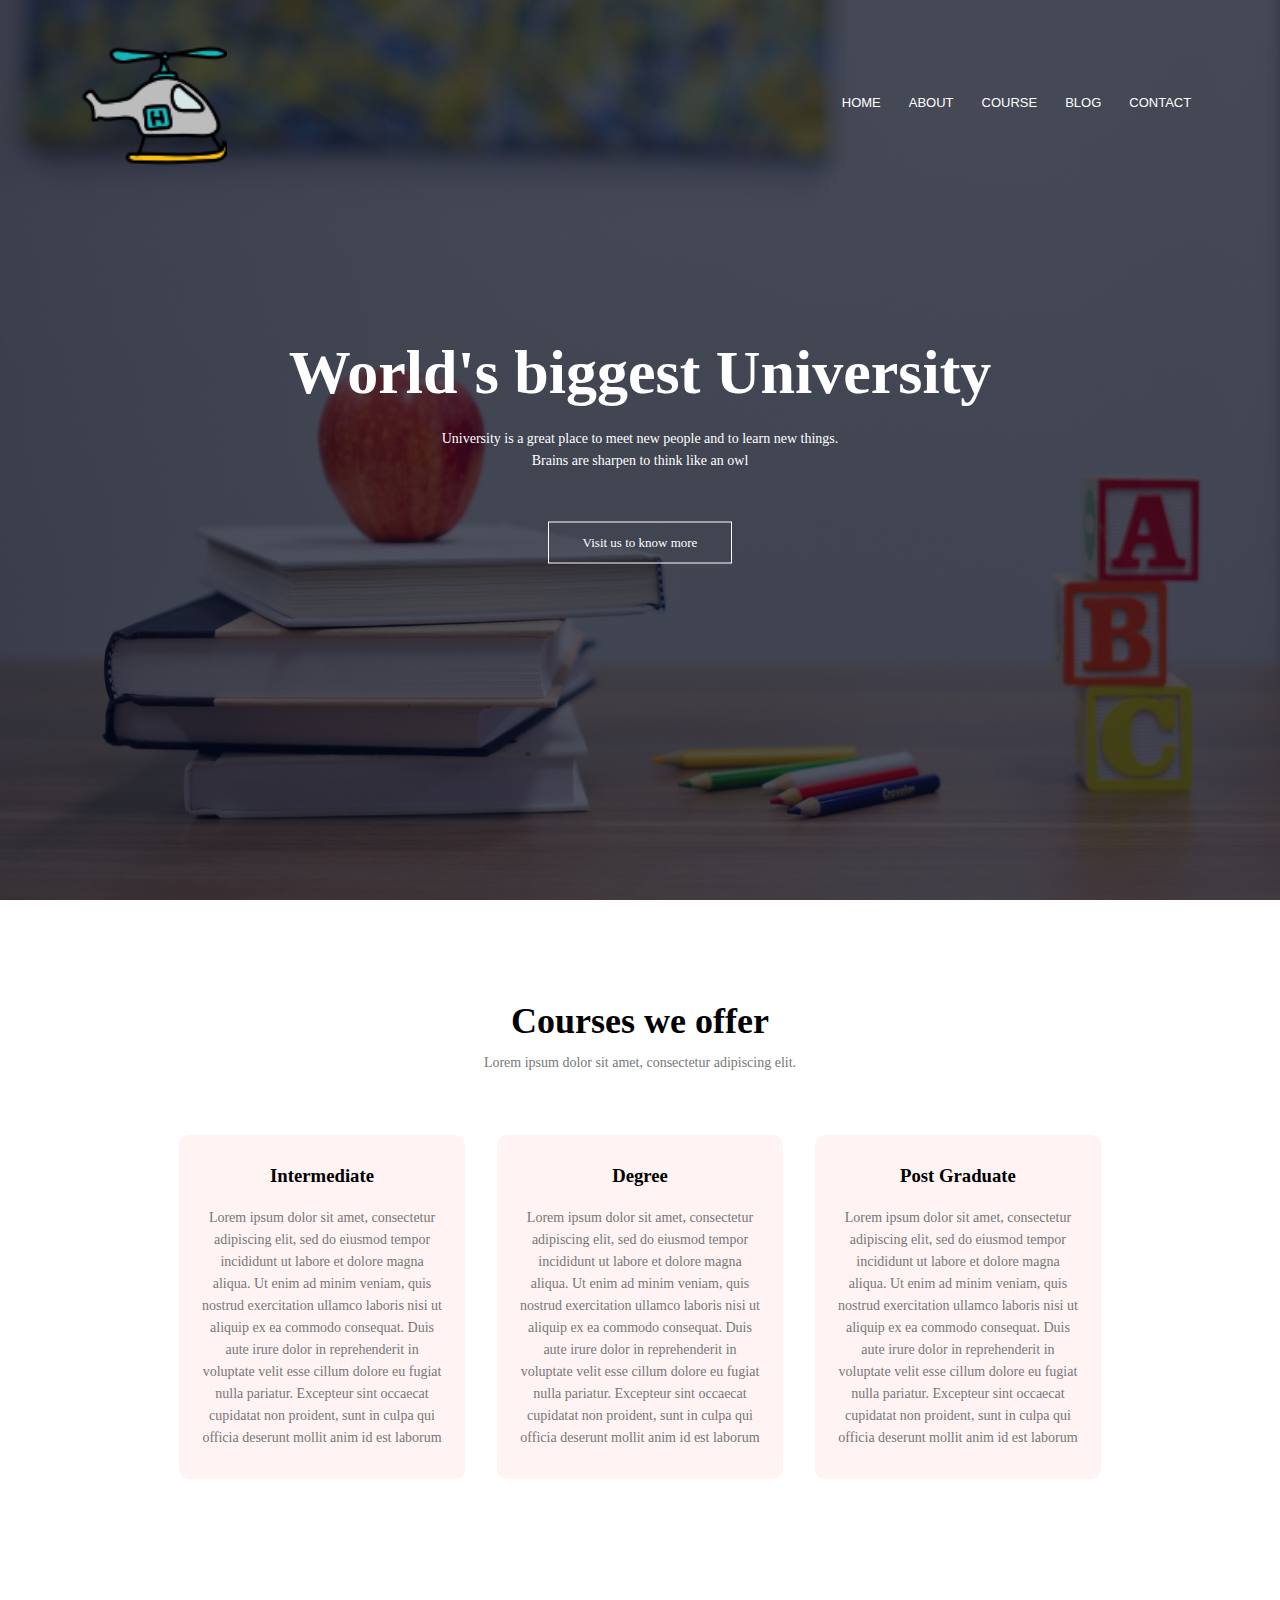
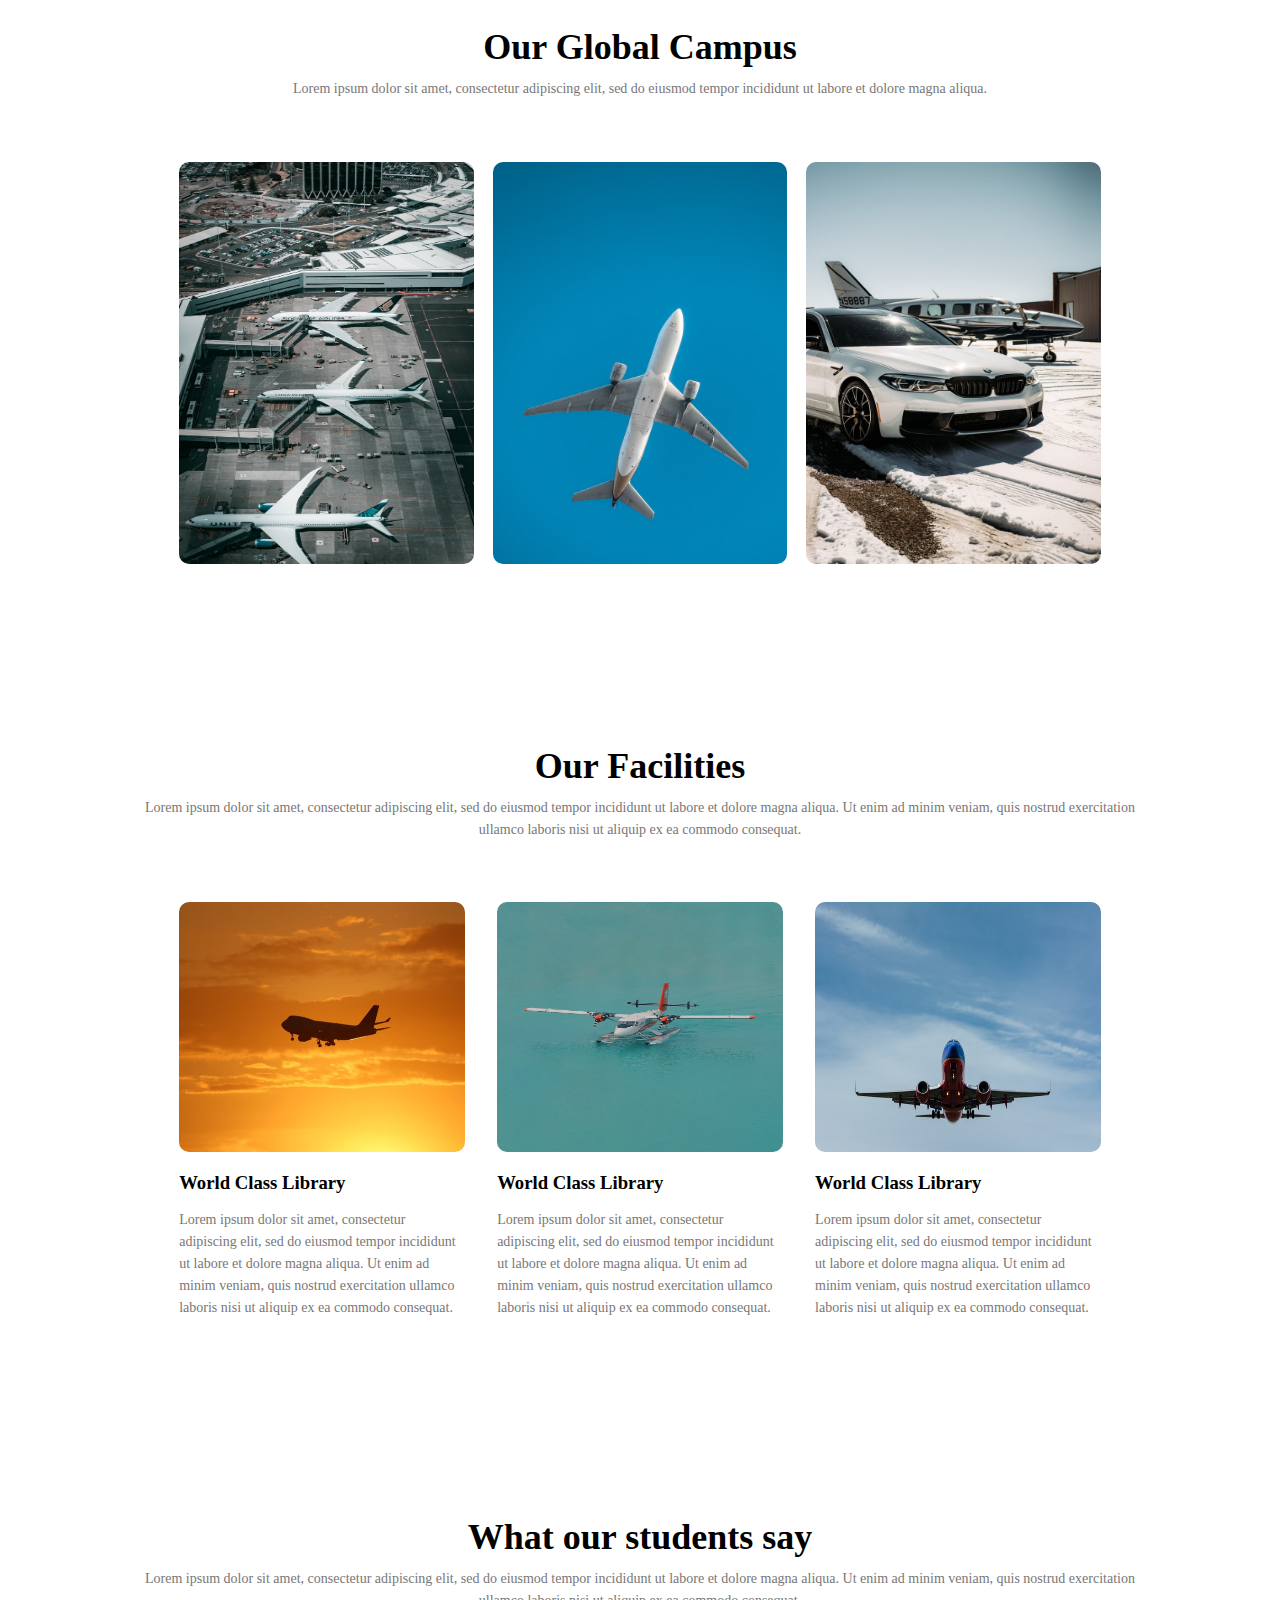
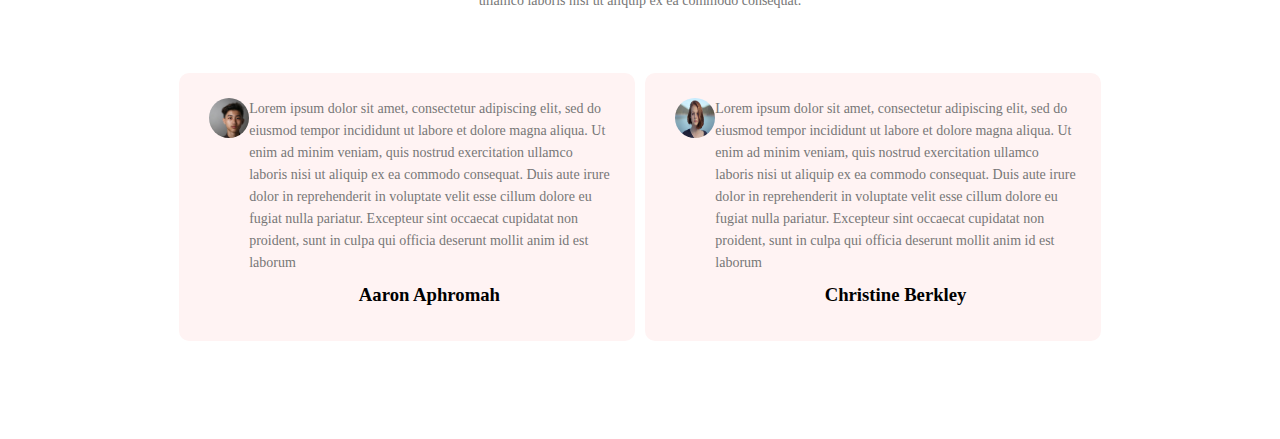
<file: webDesign/fullsite/index.html>
<!DOCTYPE html>
<html>
<head>
	<meta charset="utf-8">
	<title>University Website Design - Easy Tutorials</title>
	<link rel="stylesheet" type="text/css" href="style.css">
</head>
<body>
	<section class="header">
		<nav>
			<a href="index.html"><img src="image/logo.png" class="logopic"></a>
			<div class="navlink" id="navLinks">
				<img src="image/close.png" class="icn" onclick="hidemenu()">
				<ul>
					<li><a href="#home">HOME</a></li>
					<li><a href="#about">ABOUT</a></li>
					<li><a href="#course">COURSE</a></li>
					<li><a href="#blog">BLOG</a></li>
					<li><a href="#contact">CONTACT</a></li>
				</ul>
			</div>
			<img src="image/menu.png" class="icn" onclick="showmenu()">
		</nav>

		<div class="textbox">
			<h1>World's biggest University</h1>
			<p>University is a great place to meet new people and to learn new things. <br> Brains are sharpen to think like an owl</p>
			<a href="#" class="textboxa">Visit us to know more</a>
		</div>
		
	</section>

	<!--course-->

	<section class="course">
		<h1>Courses we offer</h1>
		<p>Lorem ipsum dolor sit amet, consectetur adipiscing elit.</p>	

		<div class="row">
			<div class="courseCol">
				<h3>Intermediate</h3>
				<p>
					Lorem ipsum dolor sit amet, consectetur adipiscing elit, sed do eiusmod tempor incididunt ut labore et dolore magna aliqua. Ut enim ad minim veniam, quis nostrud exercitation ullamco laboris nisi ut aliquip ex ea commodo consequat. Duis aute irure dolor in reprehenderit in voluptate velit esse cillum dolore eu fugiat nulla pariatur. Excepteur sint occaecat cupidatat non proident, sunt in culpa qui officia deserunt mollit anim id est laborum

				</p>
			</div>
			<div class="courseCol">
				<h3>Degree</h3>
				<p>
					Lorem ipsum dolor sit amet, consectetur adipiscing elit, sed do eiusmod tempor incididunt ut labore et dolore magna aliqua. Ut enim ad minim veniam, quis nostrud exercitation ullamco laboris nisi ut aliquip ex ea commodo consequat. Duis aute irure dolor in reprehenderit in voluptate velit esse cillum dolore eu fugiat nulla pariatur. Excepteur sint occaecat cupidatat non proident, sunt in culpa qui officia deserunt mollit anim id est laborum

				</p>
			</div>
			<div class="courseCol">
				<h3>Post Graduate</h3>
				<p>
					Lorem ipsum dolor sit amet, consectetur adipiscing elit, sed do eiusmod tempor incididunt ut labore et dolore magna aliqua. Ut enim ad minim veniam, quis nostrud exercitation ullamco laboris nisi ut aliquip ex ea commodo consequat. Duis aute irure dolor in reprehenderit in voluptate velit esse cillum dolore eu fugiat nulla pariatur. Excepteur sint occaecat cupidatat non proident, sunt in culpa qui officia deserunt mollit anim id est laborum

				</p>
			</div>
		</div>	
	</section>

<!--campus-->
<section class="campus">
	<h1>Our Global Campus</h1>
	<p>Lorem ipsum dolor sit amet, consectetur adipiscing elit, sed do eiusmod tempor incididunt ut labore et dolore magna aliqua.</p>

	<div class="row">
		<div class="campusCol">
			<img src="image/airport.jpeg">
			<div class="layer">
				<h3>LONDON</h3>
			</div>
		</div>
		<div class="campusCol">
			<img src="image/blue.jpeg">
			<div class="layer">
				<h3>NEW YORK</h3>
			</div>
		</div>
		<div class="campusCol">
			<img src="image/carplane.jpeg">
			<div class="layer">
				<h3>WASHINTON</h3>
			</div>
		</div>
	</div>
</section>

<!------------facilities---------->
<section class="facilities">
	<h1>Our Facilities</h1>
	<p>Lorem ipsum dolor sit amet, consectetur adipiscing elit, sed do eiusmod tempor incididunt ut labore et dolore magna aliqua. Ut enim ad minim veniam, quis nostrud exercitation ullamco laboris nisi ut aliquip ex ea commodo consequat.</p>

	<div class="row">
		<div class="facilitiesC">
			<img src="image/fly.jpeg">
			<h3>World Class Library</h3>
			<p>Lorem ipsum dolor sit amet, consectetur adipiscing elit, sed do eiusmod tempor incididunt ut labore et dolore magna aliqua. Ut enim ad minim veniam, quis nostrud exercitation ullamco laboris nisi ut aliquip ex ea commodo consequat.</p>
		</div>
		<div class="facilitiesC">
			<img src="image/waterplane.jpeg">
			<h3>World Class Library</h3>
			<p>Lorem ipsum dolor sit amet, consectetur adipiscing elit, sed do eiusmod tempor incididunt ut labore et dolore magna aliqua. Ut enim ad minim veniam, quis nostrud exercitation ullamco laboris nisi ut aliquip ex ea commodo consequat.</p>
		</div>
		<div class="facilitiesC">
			<img src="image/sky.jpeg">
			<h3>World Class Library</h3>
			<p>Lorem ipsum dolor sit amet, consectetur adipiscing elit, sed do eiusmod tempor incididunt ut labore et dolore magna aliqua. Ut enim ad minim veniam, quis nostrud exercitation ullamco laboris nisi ut aliquip ex ea commodo consequat.</p>
		</div>
	</div>
</section>

<!------------testimonial---------->
<section class="testimonial">
	     <h1>What our students say</h1>
	     <p>Lorem ipsum dolor sit amet, consectetur adipiscing elit, sed do eiusmod tempor incididunt ut labore et dolore magna aliqua. Ut enim ad minim veniam, quis nostrud exercitation ullamco laboris nisi ut aliquip ex ea commodo consequat.</p>

	     <div class="row">
	     	<div class="testimonialC">
	     		<img src="image/man.jpeg">
	     		<div>
	     			<p>
	     				Lorem ipsum dolor sit amet, consectetur adipiscing elit, sed do eiusmod tempor incididunt ut labore et dolore magna aliqua. Ut enim ad minim veniam, quis nostrud exercitation ullamco laboris nisi ut aliquip ex ea commodo consequat. Duis aute irure dolor in reprehenderit in voluptate velit esse cillum dolore eu fugiat nulla pariatur. Excepteur sint occaecat cupidatat non proident, sunt in culpa qui officia deserunt mollit anim id est laborum
	     			</p>
	     			<h3>Aaron Aphromah</h3>
	     		</div>
	     	</div>
	     	<div class="testimonialC">
	     		<img src="image/woman.jpeg">
	     		<div>
	     			<p>
	     				Lorem ipsum dolor sit amet, consectetur adipiscing elit, sed do eiusmod tempor incididunt ut labore et dolore magna aliqua. Ut enim ad minim veniam, quis nostrud exercitation ullamco laboris nisi ut aliquip ex ea commodo consequat. Duis aute irure dolor in reprehenderit in voluptate velit esse cillum dolore eu fugiat nulla pariatur. Excepteur sint occaecat cupidatat non proident, sunt in culpa qui officia deserunt mollit anim id est laborum
	     			</p>
	     			<h3>Christine Berkley</h3>
	     		</div>
	     	</div>

	     </div>
</section>


<!--Javascript for toggle menu-->
<script type="text/javascript">
	var navLinks = document.getElementById('navLinks');

	function  showmenu(){
		navLinks.style.right = '0';
	}
	function hidemenu(){
		navLinks.style.right ='-200px';
	}
</script>
</body>
</html>
</file>
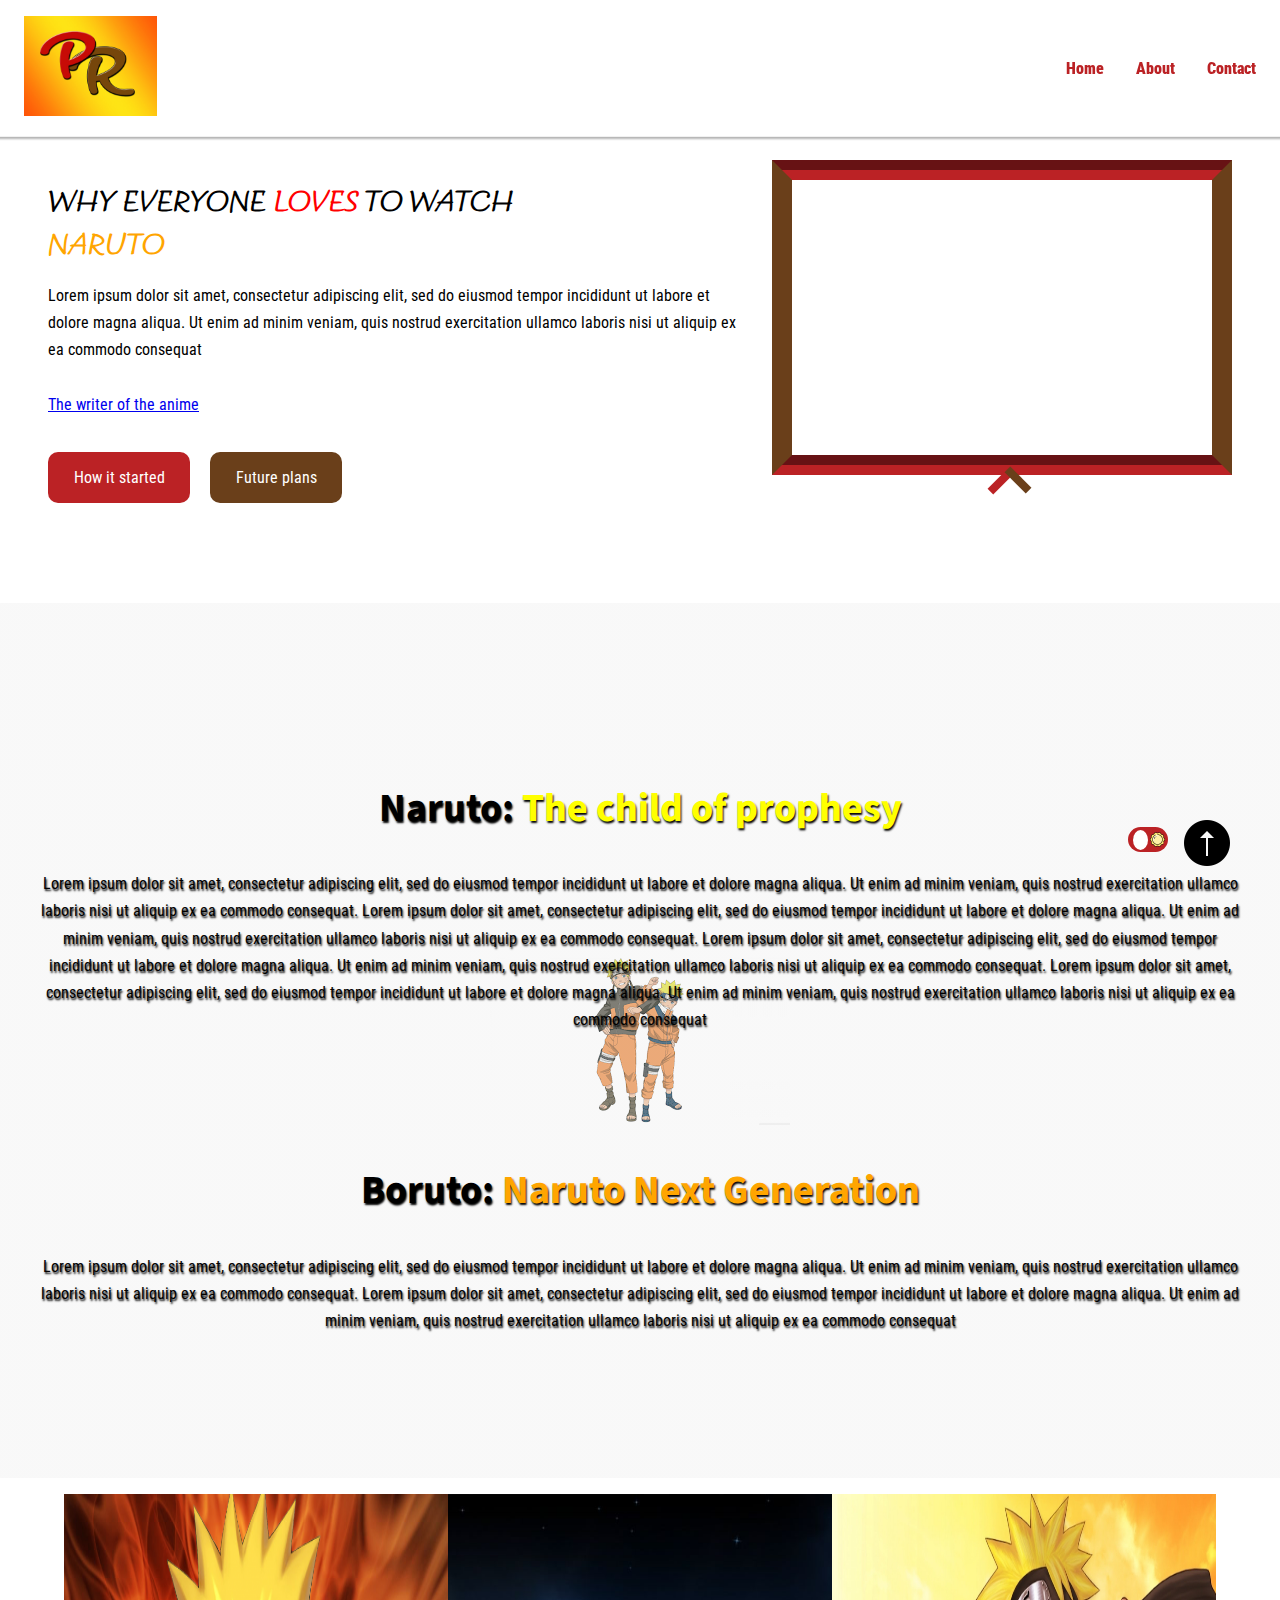
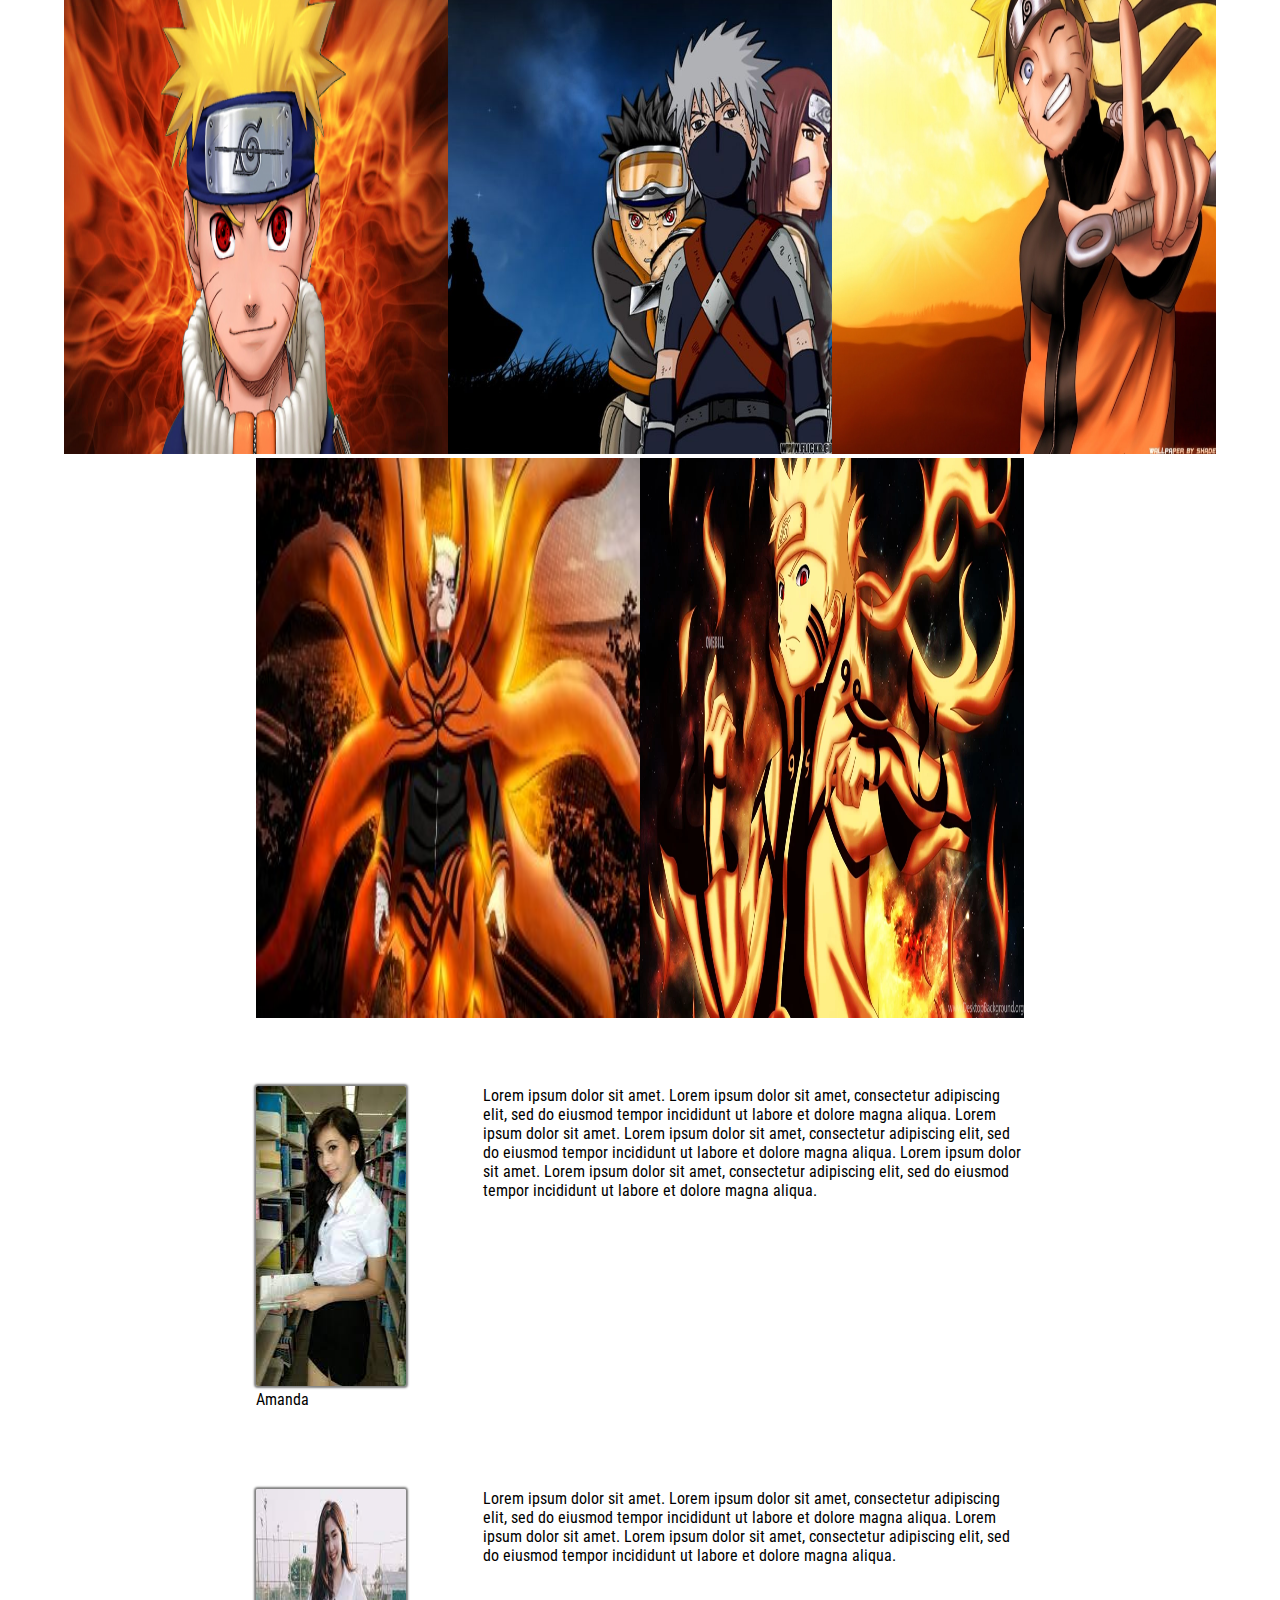
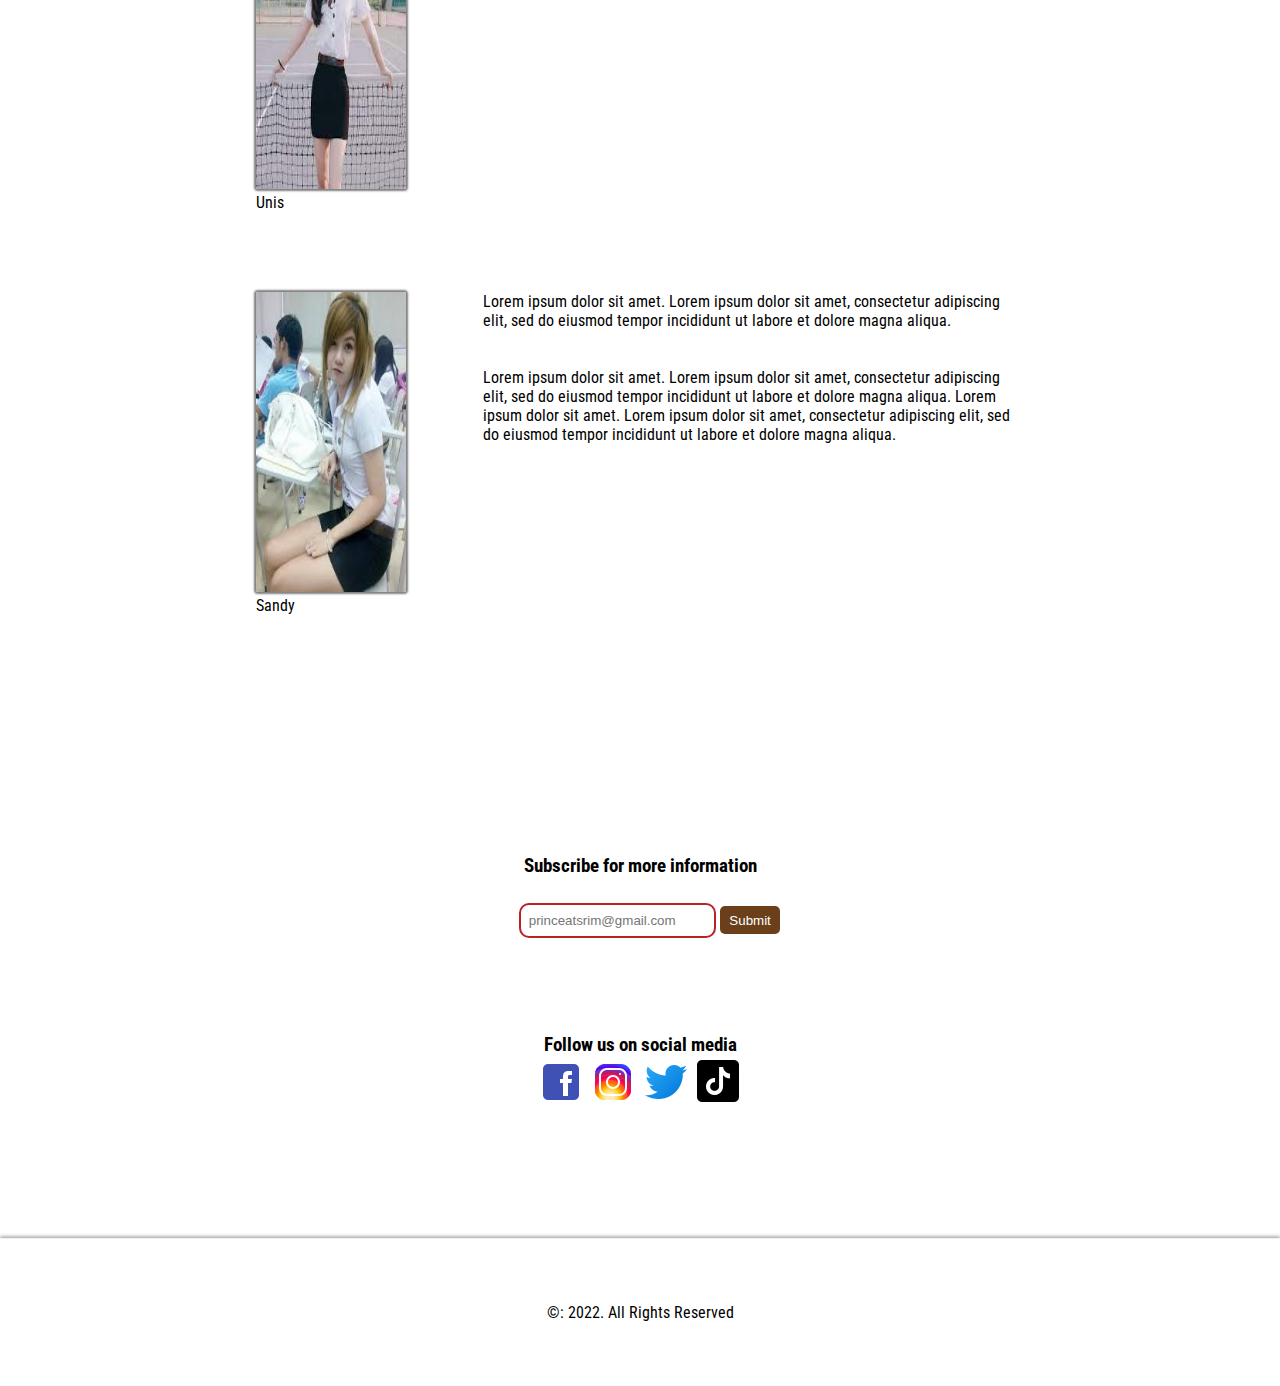
<file: webDesign/naruto/index.html>
<!DOCTYPE html>
<html lang="en">
<head>
	<!-- meta data-->
	<meta charset="utf-8">
	<meta name="viewport" content="width=device-width, initial-scale=1">

	<!-- importing goole fonts -->
	<link rel="preconnect" href="https://fonts.googleapis.com">
	<link rel="preconnect" href="https://fonts.gstatic.com" crossorigin>
	<link href="https://fonts.googleapis.com/css2?family=Moon+Dance&family=Roboto+Condensed:wght@300;700&family=Source+Sans+Pro:wght@300&display=swap" rel="stylesheet">

	<!-- css -->
	<link rel="stylesheet" type="text/css" href="styles.css">

	<!-- favicons -->
	<link rel="icon" sizes="16x16" type="image/png" href="favicons/favicon.png">

	<!-- simple-lightbox -->
	<link rel="stylesheet" type="text/css" href="lightbox/simple-lightbox.min.css">

	<title>Naruto: The reason I watch it</title>
</head>
<body>

	<!-- navbar -->
	<nav>
		<a href="#home" class="logo"><img src="icons/logo.jpg"></a>
		<ul>
			<li><a href="#home">Home</a></li>
			<li><a href="#about">About</a></li>
			<li><a href="#contact">Contact</a></li>
		</ul>

		<div class='hand-burger'>
			<img src="icons/menu.png">
		</div>
	</nav>

	<div class="break" id="home"></div>

	<section id="page1" >
		<div>
			<h1>WHY EVERYONE <span style="color: red;">LOVES</span> TO WATCH <span> <br>NARUTO</span> </h1>
			<p>Lorem ipsum dolor sit amet, consectetur adipiscing elit, sed do eiusmod tempor incididunt ut labore et dolore magna aliqua. Ut enim ad minim veniam, quis nostrud exercitation ullamco laboris nisi ut aliquip ex ea commodo consequat</p>
			<a href="#">The writer of the anime</a><br><br><br>
			<a href="#" id="btn1">How it started</a>
			<a href="#" id="btn2">Future plans</a>
		</div>
		<div>
			<iframe 
				src="https://www.youtube.com/embed/nxSuahcVYdU"
				width="460"
				height="315" 
				allow="accelerometer; autoplay; clipboard-write; encrypted-media; gyroscope; picture-in-picture"
				title="Naruto: Teaser" 
			></iframe>
			<div class="std1"></div>
			<div class="std2"></div>
		</div>
	</section>
	

	<section id="about">
		<div>
			<h3>Naruto: <span style="color: yellow;">The child of prophesy</span></h3>
			<p>Lorem ipsum dolor sit amet, consectetur adipiscing elit, sed do eiusmod tempor incididunt ut labore et dolore magna aliqua. Ut enim ad minim veniam, quis nostrud exercitation ullamco laboris nisi ut aliquip ex ea commodo consequat. Lorem ipsum dolor sit amet, consectetur adipiscing elit, sed do eiusmod tempor incididunt ut labore et dolore magna aliqua. Ut enim ad minim veniam, quis nostrud exercitation ullamco laboris nisi ut aliquip ex ea commodo consequat. Lorem ipsum dolor sit amet, consectetur adipiscing elit, sed do eiusmod tempor incididunt ut labore et dolore magna aliqua. Ut enim ad minim veniam, quis nostrud exercitation ullamco laboris nisi ut aliquip ex ea commodo consequat. Lorem ipsum dolor sit amet, consectetur adipiscing elit, sed do eiusmod tempor incididunt ut labore et dolore magna aliqua. Ut enim ad minim veniam, quis nostrud exercitation ullamco laboris nisi ut aliquip ex ea commodo consequat</p>
		</div>
		<div>
			<h3>Boruto: <span style="color: orange;">Naruto Next Generation</span></h3>
			<p>Lorem ipsum dolor sit amet, consectetur adipiscing elit, sed do eiusmod tempor incididunt ut labore et dolore magna aliqua. Ut enim ad minim veniam, quis nostrud exercitation ullamco laboris nisi ut aliquip ex ea commodo consequat. Lorem ipsum dolor sit amet, consectetur adipiscing elit, sed do eiusmod tempor incididunt ut labore et dolore magna aliqua. Ut enim ad minim veniam, quis nostrud exercitation ullamco laboris nisi ut aliquip ex ea commodo consequat</p>
		</div>
	</section>

	<section class="gallery">
		<div>
			<a href="gallery/1.png">
				<img 
				src="gallery/1.png"
				alt="Naruto"
				title="naruto"
				>
			</a>
		</div>
		<div>
			<a href="gallery/2.jpg">
				<img 
				src="gallery/2.jpg"
				alt="kakashi, rin, obito"
				title="kakashi, rin, obito" 
				>
			</a>
		</div>
		<div>
			<a href="gallery/3.jpg">
				<img 
				src="gallery/3.jpg"
				alt="naruto with kunai"
				title="naruto with kunai" 
				>
			</a>
		</div>
		<div>
			<a href="gallery/5.jpg">
				<img 
				src="gallery/5.jpg"
				alt="naruto bijun mode"
				title="naruto bijun mode" 
				>
			</a>
		</div>
		<div>
			<a href="gallery/6.jpg">
				<img 
				src="gallery/6.jpg"
				alt="naruto 9tails mode"
				title="naruto 9tails mode" 
				>
			</a>
		</div>
	</section>

	<section class="reviews">
		<div class="rv">
			<div>
				<img src="gallery/r1.png" class="q">
				<p>Amanda</p>
			</div>
			<div>
				<p>Lorem ipsum dolor sit amet. Lorem ipsum dolor sit amet, consectetur adipiscing elit, sed do eiusmod tempor incididunt ut labore et dolore magna aliqua. Lorem ipsum dolor sit amet. Lorem ipsum dolor sit amet, consectetur adipiscing elit, sed do eiusmod tempor incididunt ut labore et dolore magna aliqua. Lorem ipsum dolor sit amet. Lorem ipsum dolor sit amet, consectetur adipiscing elit, sed do eiusmod tempor incididunt ut labore et dolore magna aliqua. </p>
			</div>
		</div>
		<div class="rv">
			<div>
				<img src="gallery/r2.png" class="q">
				<p>Unis</p>
			</div>
			<div>
				<p>Lorem ipsum dolor sit amet. Lorem ipsum dolor sit amet, consectetur adipiscing elit, sed do eiusmod tempor incididunt ut labore et dolore magna aliqua. Lorem ipsum dolor sit amet. Lorem ipsum dolor sit amet, consectetur adipiscing elit, sed do eiusmod tempor incididunt ut labore et dolore magna aliqua. </p>
			</div>
		</div>
		<div class="rv">
			<div>
				<img src="gallery/r3.png" class="q">
				<p>Sandy</p>
			</div>
			<div>
				<p>Lorem ipsum dolor sit amet. Lorem ipsum dolor sit amet, consectetur adipiscing elit, sed do eiusmod tempor incididunt ut labore et dolore magna aliqua. <br> <br> <br> Lorem ipsum dolor sit amet. Lorem ipsum dolor sit amet, consectetur adipiscing elit, sed do eiusmod tempor incididunt ut labore et dolore magna aliqua. Lorem ipsum dolor sit amet. Lorem ipsum dolor sit amet, consectetur adipiscing elit, sed do eiusmod tempor incididunt ut labore et dolore magna aliqua.</p>
			</div>
		</div>
	</section>

	<section id="contact">
		<div>
			<h3>Subscribe for more information</h3>
			<form>
				<input type="email" name="email" placeholder="princeatsrim@gmail.com" required class="email">
				<input type="submit" name="submit" value="Submit" id="submit">
			</form>
		</div>
	</section>

	<section id="social">
		<div>
			<h3>Follow us on social media</h3>
			<div>
				<a href="#"><img src="icons/fb.png"></a>
				<a href="#"><img src="icons/inst.png"></a>
				<a href="#"><img src="icons/twi.png"></a>
				<a href="#"><img src="icons/tiktok.png"></a>
			</div>
		</div>
	</section>

	<!-- up arrow key -->
	<i><img src="icons/up.png" class="upArrow"></i>

	<!-- dark theme setter -->
	<div class="switch">
		<input type="checkbox" name="checkbox" id='checkbox'>
		<label class="moonSun">
			<img src="icons/moon.png">
			<img src="icons/sun.png">
			<div class="switcher"></div>
		</label>
	</div>

	<footer>&copy: 2022. All Rights Reserved</footer>

<!-- javaScript code up arrow-->
<script type="text/javascript">
	const upArr = document.querySelector(".upArrow");

	upArr.addEventListener("click",()=>{
		window.scrollTo({
			top: 0,
			left: 0,
			behavior: "smooth",
		})
	})
</script>

<!-- javascript code to toggle between dark themes -->
<script type="text/javascript">
	const theme = document.querySelector("#checkbox");

	theme.addEventListener("change", ()=>{
		document.body.classList.toggle("dark");
	});
</script>

<!-- javascript lightbox code -->
<script type="text/javascript" src="lightbox/simple-lightbox.min.js"></script>
</body>
</html>
</file>
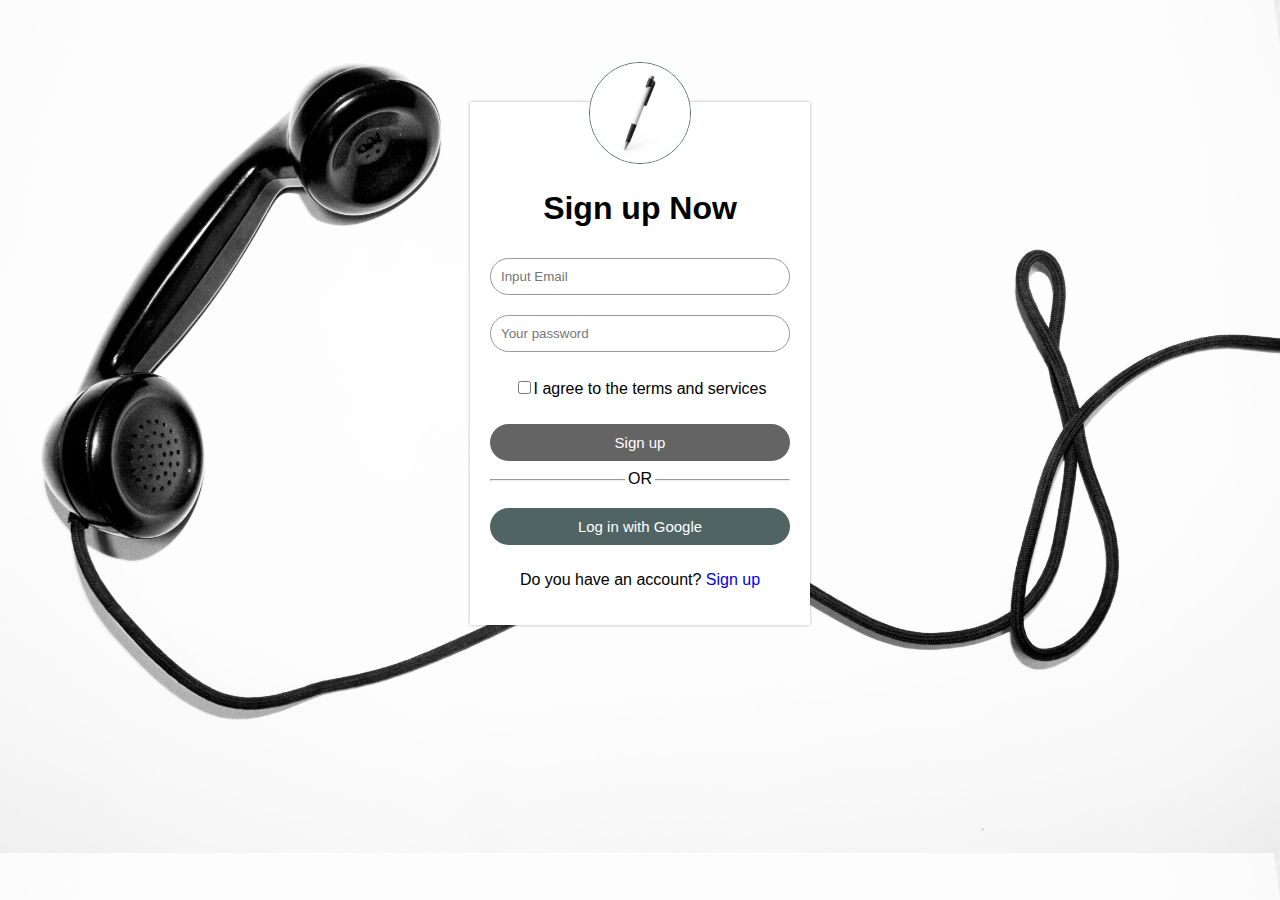
<file: webDesign/sign up/index.html>
<!DOCTYPE html>
<html>
<head>
	<meta charset="utf-8">
	<meta name="viewport" content="width=device-width, initial-scale=1.0">
	<title>Sign In</title>
	<link rel="stylesheet" type="text/css" href="style.css">
</head>
<body>
	<div class="signup">
		<img src="pen.jpg">
		<h1 class="">Sign up Now</h1>

		<form>
			<input type="email" placeholder="Input Email" class="inputbox">
			<input type="password" placeholder="Your password" class="inputbox">

			<p><span><input type="checkbox"></span>I agree to the terms and services</p>

			<button type="button" class="signupbtn">Sign up</button>
			<hr>
			
			<p class="or">OR</p>
			<button type="button" class="loginbtn">Log in with Google</button>
			<p>Do you have an account? <a href="#">Sign up</a></p>
		</form>
	</div>

</body>
</html>
</file>
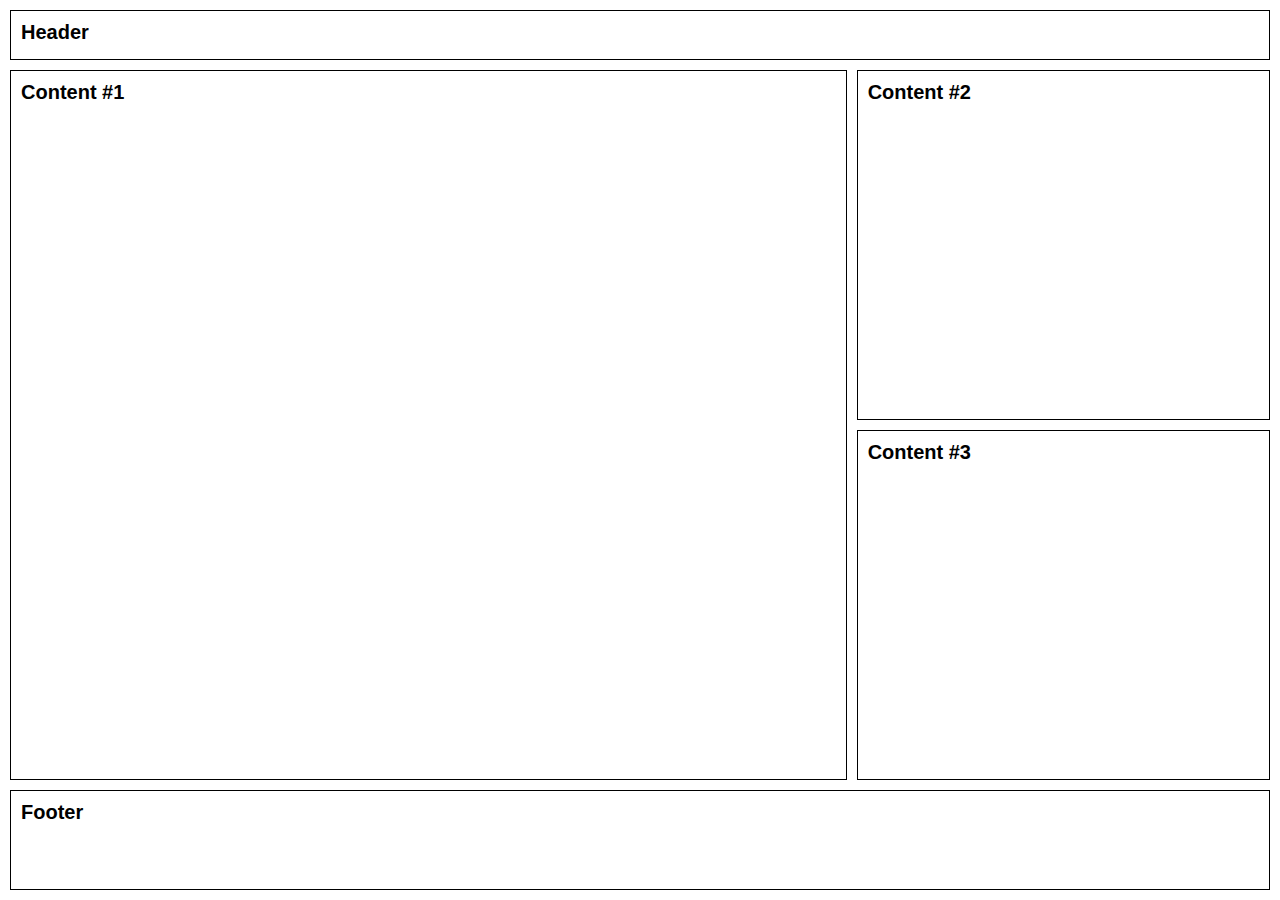
<file: webDesign/tempo.html>
<!DOCTYPE html>
<html>
<head>
	<meta charset="utf-8">
	<title>Basic Layout with CSS Grid</title>
	<meta name="viewport" content="width=device-width, initial-scale=1.0">
	<meta rel="shortcut icon" href="/assets/favicon.ico">

	<style>
		body{
			margin: 0;
		}

		.container{
			width: 100vw;
			height: 100vh;

			font-family: 'Quicksand', sans-serif;
			font-weight: bold;
			font-size: 20px;

			display: grid;

			grid-template-columns: 1fr 1fr 1fr;
			grid-template-rows: 50px 1fr 1fr 100px;

			gap: 10px;

			padding: 10px;
			box-sizing: border-box;


		}

		.container div{
				padding: 10px;
				border: 1px solid #000000;
				
			}

		.header{
			grid-column-start: 1;
			grid-column-end: 4;
		}

		.content-large{
			grid-row-start: 2;
			grid-row-end: 4;
			grid-column-start: 1;
			grid-column-end: 3;
		}

		.footer{
			grid-column-start: 1;
			grid-column-end: 4;
		}
	</style>
</head>
<body>
	<div class="container">
		<div class="header">Header</div>
		<div class="content-large">Content #1</div>
		<div class="content-small">Content #2</div>
		<div class="content-small">Content #3</div>
		<div class="footer">Footer</div>
	</div>

</body>
</html>
</file>
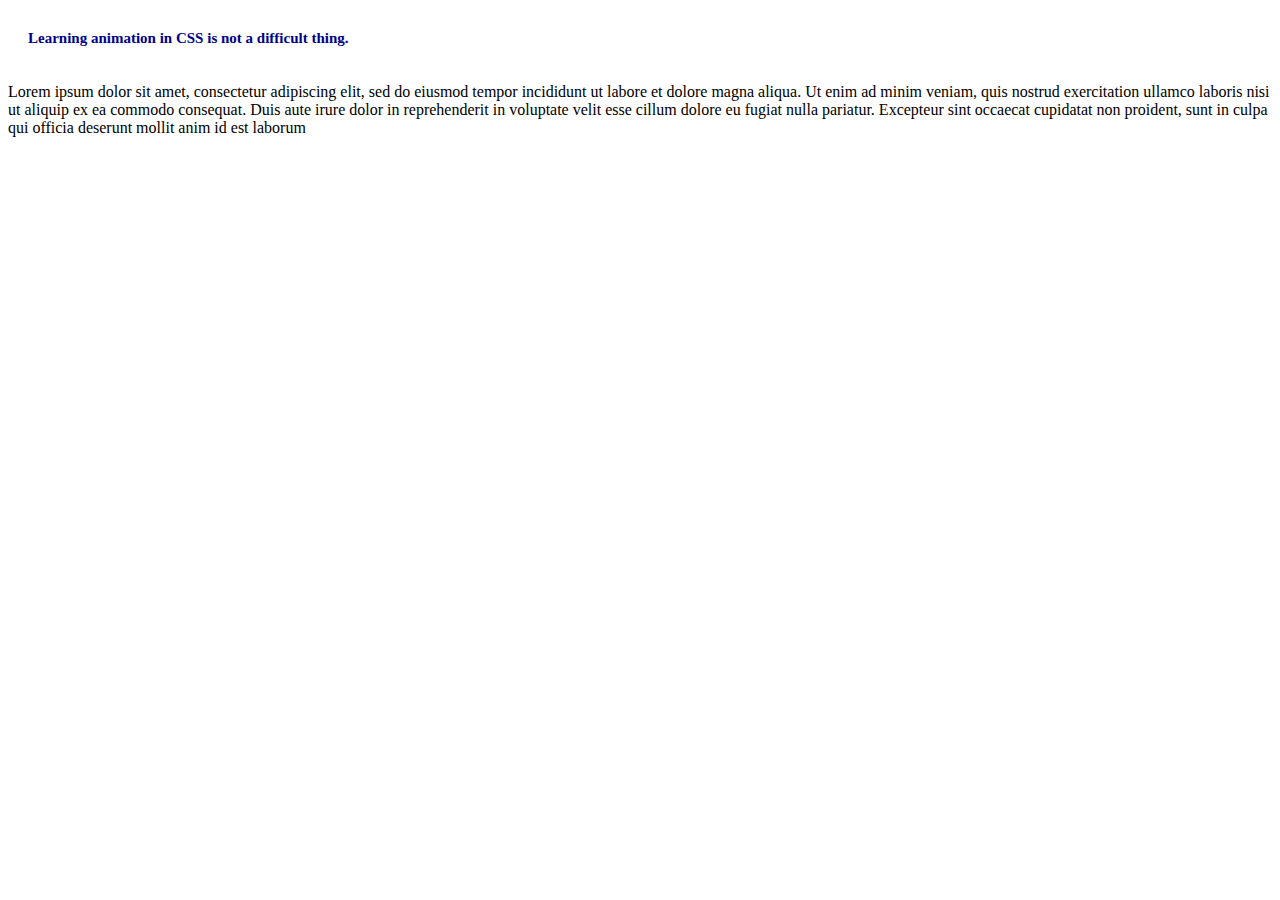
<file: webDesign/animation/CSS Animation.html>
<!DOCTYPE html>
<html>
<head>
	<meta charset="utf-8">
	<title>Animation</title>
	<style type="text/css">
		.sex1 h1{
			color: darkblue;
			font-size: 15px;
			padding: 20px;
			cursor: pointer;
			transition: all 1s ease-in 1s;		}
		.sex1 h1:hover{
			color: green;
			font-size: 10px;
		}
	</style>
</head>
<body>

	<div class="sex1">
		<h1>Learning animation in CSS is not a difficult thing.</h1>
		<p>
			Lorem ipsum dolor sit amet, consectetur adipiscing elit, sed do eiusmod tempor incididunt ut labore et dolore magna aliqua. Ut enim ad minim veniam, quis nostrud exercitation ullamco laboris nisi ut aliquip ex ea commodo consequat. Duis aute irure dolor in reprehenderit in voluptate velit esse cillum dolore eu fugiat nulla pariatur. Excepteur sint occaecat cupidatat non proident, sunt in culpa qui officia deserunt mollit anim id est laborum

		</p>
	</div>
</body>
</html>
</file>
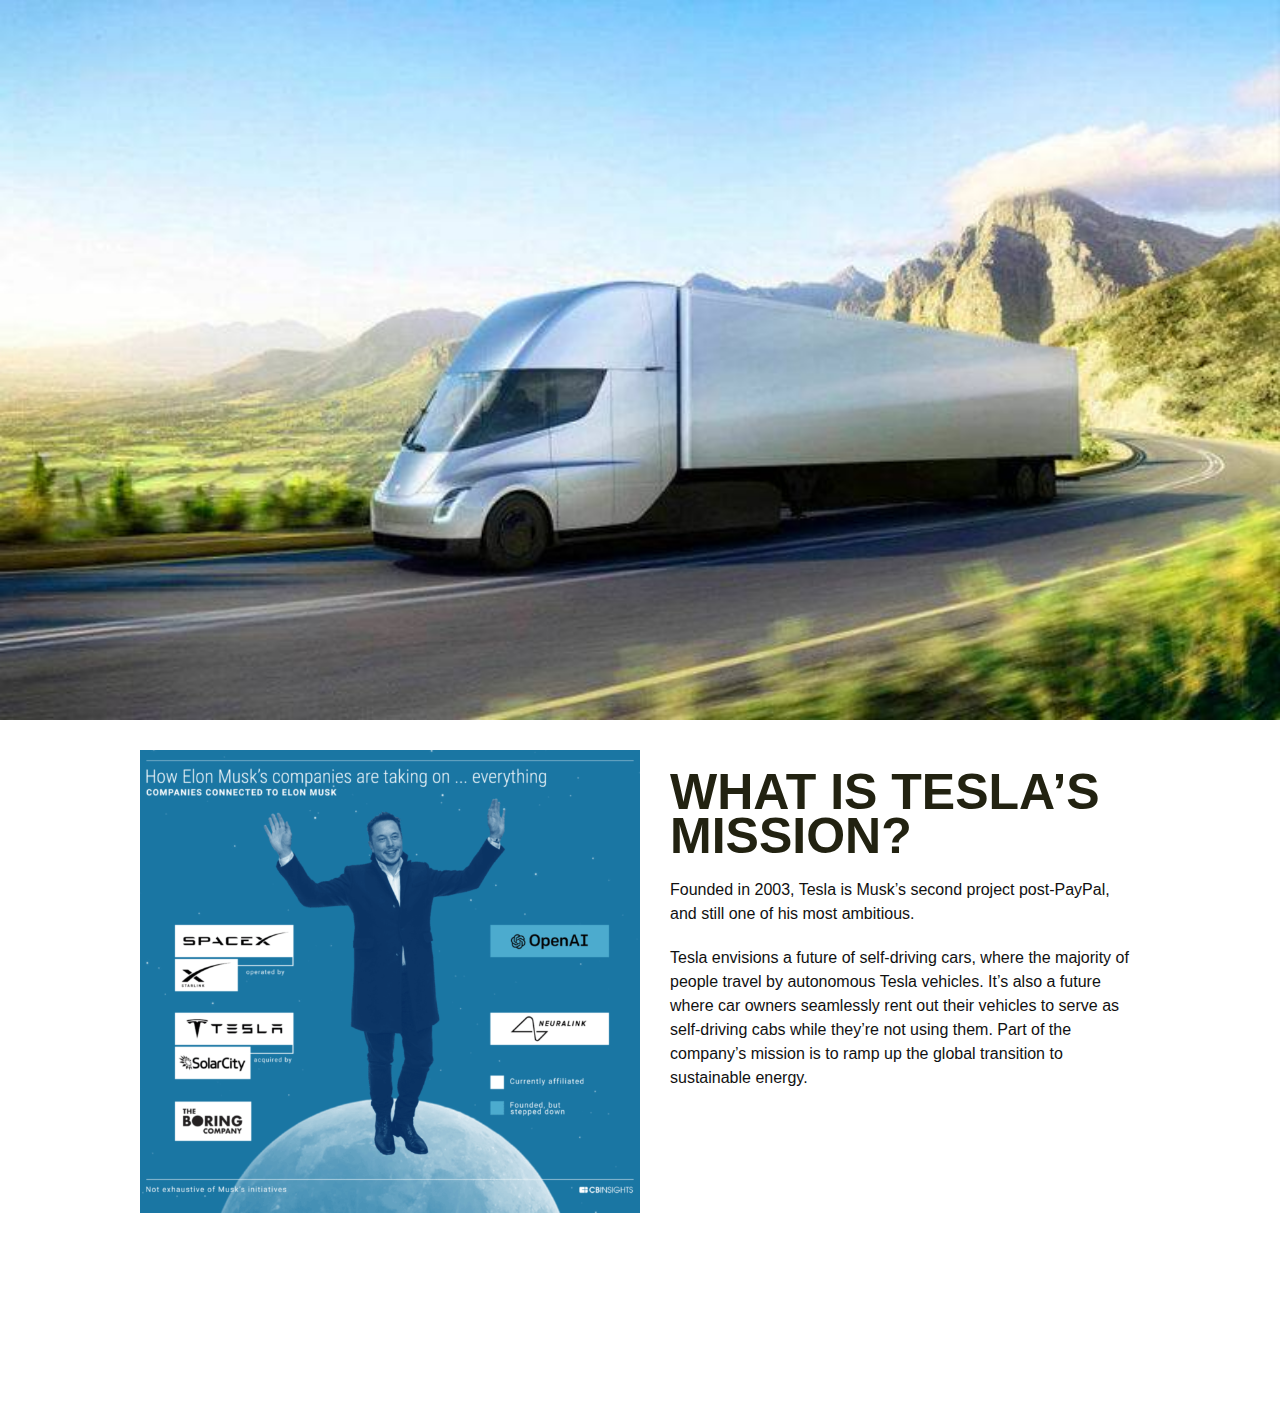
<file: webDesign/responsive/responsive.html>
<!DOCTYPE html>
<html>
<head>
	<meta charset="utf-8">
	<title>Responsive WebDesign</title>
	<meta name="viewport" content="width=device-width, initial-scale=1.0">
	<link rel="stylesheet" type="text/css" href="style.css">
</head>
<body>
	<img class="img-e" src="electric-car.jpg" alt="electric car">
	<div class="wrapper">
		<article class="img-info">
			<h2>WHAT IS TESLA’S MISSION?</h2>
			<p>Founded in 2003, Tesla is Musk’s second project post-PayPal, and still one of his most ambitious.</p>
			<p>Tesla envisions a future of self-driving cars, where the majority of people travel by autonomous Tesla vehicles. It’s also a future where car owners seamlessly rent out their vehicles to serve as self-driving cabs while they’re not using them. Part of the company’s mission is to ramp up the global transition to sustainable energy.</p>
		</article>
		<img class="img-m" src="Elon_Musk.png" alt="Elon_Musk">
	</div>
</body>
</html>
</file>
<file: webDesign/fullsite/style.css>
/*SECTION ONE*/
*{
	margin: 0;
	padding: 0;
}
.header{
	min-height: 100vh;
	width: 100%;
	background-image: linear-gradient(rgba(4,9,30,0.7),rgba(4,9,30,0.7)),url(image/abc.jpg);
	background-size: cover;
	background-position: center;
	position: relative;
}
nav{
	display: flex;
	padding: 2% 6%;
	justify-content: space-between;
	align-items: center;
}

.logopic{
	width: 150px;
}
.navlink{
	flex: 1;
	text-align: right;
}
.navlink ul li{
	list-style: none;
	display: inline-block;
	padding: 8px 12px;
	position: relative;
}
.navlink ul li a{
	text-decoration: none;
	color: #fff;
	font-size: 13px;
	font-family: sans-serif;
}
.navlink ul li::after{
	content: '';
	width: 0%;
	height: 2px;
	background: #f44336;
	display: block;
	margin: auto;
	transition: 0.5s;
}
.navlink ul li:hover::after{
	width: 100%;
}
.textbox{
	width: 90%;
	color: #fff;
	position: absolute;
	top: 50%;
	left: 50%;
	transform: translate(-50%, -50%);
	text-align: center;
}
.textbox h1{
	font-size: 62px;
}
.textbox p{
	margin: 10px 0 40px;
	font-size: 14px;
	color: #fff;
}
.textboxa{
	display: inline-block;
	text-decoration: none;
	color: #fff;
	border: 1px solid #fff;
	padding: 12px 34px;
	font-size: 13px;
	background: transparent;
	position: relative;
	cursor: pointer;
}
.textboxa:hover{
	border: 1px soild #f44336;
	background: #f44336;
	transition: 1s;
}
.icn{
	display: none;
}
@media(max-width: 768px){
	.textbox h1{
		font-size: 20px;
	}
	.navlink ul li{
		display: block;
	}
	.navlink{
		position: absolute;
		top: 0;
		right: -200px;
		text-align: left;
		height: 100vh;
		background: #f44336;
		z-index: 2;
		width: 200px;
		transition: 1s;
	}
	.icn{
		display: block;
		margin: 10px;
		font-size: 22px;
		cursor: pointer;
	}
	.navlink ul{
		padding: 30px;
	}
	body{
		overflow-x: hidden;
	}
}

/*------------------course--------------*/

.course{
	width: 80%;
	margin: auto;
	text-align: center;
	padding-top: 100px;
}
h1{
	font-size: 36px;
	font-weight: 600;
}
p{
	color: #777;
	font-size: 14px;
	font-weight: 300;
	line-height: 22px;
	padding: 10px;
}
.row{
	margin: 5%;
	display: flex;
	justify-content: space-between;
}
.courseCol{
	flex-basis: 31%;
	background: #fff3f3;
	border-radius: 10px;
	margin-bottom: 5%;
	padding: 20px 12px;
	box-sizing: border-box;
	transition: 0.5s;
}
h3{
	text-align: center;
	font-weight: 600;
	margin: 10px 0;
}
.courseCol:hover{
	box-shadow: 0 0 20px 0 rgba(0, 0, 0, 0.2);
}
@media(max-width: 768px){
	.row{
		flex-direction: column;
	}
}

/*--------------campus----------------*/
.campus{
	width: 80%;
	margin: auto;
	text-align: center;
	padding-top: 50px;
}
.campusCol{
	flex-basis: 32%;
	border-radius: 10px;
	margin-bottom: 30px;
	position: relative;
	overflow: hidden;
}
.campusCol img{
	width: 100%;
	height: 402px;
	display: block;
}
.layer{
	background: transparent;
    height: 100%;
    width: 100%;
    position: absolute;
    top: 0;
    left: 0;
    transition: 0.5s;
}
.layer:hover{
	background: rgba(226,0,0,0.4);
}
.layer h3{
	width: 100%;
	font-weight: 500;
	color: #fff;
	font-size: 26px;
	position: absolute;
	bottom: 0;
	left: 50%;
	transform: translateX(-50%);
	opacity: 0;
	transition: 0.5s;
}
.layer:hover h3{
	bottom: 49%;
	opacity: 1;
}

/*----------facilities------------*/
.facilities{
	width: 80%;
	margin: auto;
	text-align: center;
	padding-top: 100px;
}
.facilitiesC{
	flex-basis: 31%;
	border-radius: 10px;
	margin-bottom: 5%;
	text-align: left;
}
.facilitiesC img{
	width: 100%;
	border-radius: 10px;
	height: 250px;
}
.facilitiesC p{
	padding: 0;
}
.facilitiesC h3{
	margin-top: 16px;
	margin-bottom: 15px;
	text-align: left;
}

/*------------------testimonials--------------*/
.testimonial{
	width: 80%;
	margin: auto;
	text-align: center;
	padding-top: 100px;
}
.testimonialC{
	flex-basis: 44%;
	border-radius: 10px;
	margin-bottom: 5%;
	text-align: left;
	background: #fff3f3;
	padding: 25px;
	cursor: pointer;
	display: flex;
}
.testimonialC img{
	height: 40px;
	width: 40px;
	margin-left: 5px;
	border-radius: 50%;
	border-right: 30px;
}
.testimonialC p{
	padding: 0;
}
.testimonialC h1{
	margin-top: 15px;
	text-align: left;
}
</file>
<file: webDesign/naruto/styles.css>
*{
	margin: 0;
	padding: 0;
	box-sizing: border-box;
	transition: var(--transition);
}

:root{
	--primary-color: #bb2225;
	--secondary-color: #6a3f1a;
	--primary-font: 'Roboto Condensed', sans-serif;
	--secondary-font: 'Source Sans Pro', sans-serif;
	--tertiary-font: 'Moon Dance', cursive;
	--transition: 0.5s ease-in;
	--line-height: 1.7em;
	--bold-font: 600;
	--border-font: 900;
}
body{
	font-family: var(--primary-font);
	overflow-x: hidden;
}

/*nav bar */
nav{
	display: flex;
	align-items: center;
	justify-content: space-between;
	position: fixed;
	top: 0;
	left: 0;
	z-index: 1;
	width: 100%;
	padding: 1rem 1.5rem;
	background: #fff;
	border-bottom: 1px solid #f1f1f1;
	box-shadow: 0 0 2px 2px rgba(0, 0, 0, 0.3);
}
.logo img{
	width: 100%;
	height: 100px;
}
.hand-burger{
	cursor: pointer;
	display: none;
}
nav ul{
	list-style-type: none;
}
nav a{
	text-decoration: none;
	color: var(--primary-color);
	transition: var(--transition);
	font-weight: var(--border-font);
}
nav a:hover{
	color: var(--secondary-color);
	text-decoration: underline;
}
/* ul navbar */
nav ul{
	display: flex;
	align-items: center;
	justify-content: space-between;
	background: #fff;
}
nav li{
	margin-left: 2rem;
}
.break{
	margin-top: 10rem;
}
/* end of navbar */

/* page1 */
#page1{
	display: flex;
	align-items: center;
	justify-content: space-between;
	gap: 1.9rem;
	margin: 4rem 3rem;
}
#page1 h1{
	font-family: var(--tertiary-font);
	margin-bottom: 1rem;
}
#page1 h1 span{
	color: orange;
}
#page1 p{
	line-height: var(--line-height);
	margin-bottom: 2rem;
}
#btn1, #btn2{
	padding: 1rem 1.6rem;
	background: var(--primary-color);
	color: white;
	border-radius: 10px;
	text-decoration: none;
	margin-right: 1rem;
	display: inline-block;
	margin-bottom: 1rem;
}
#btn2{
	background: var(--secondary-color);
}
#btn1:hover, #btn2:hover{
	opacity: 0.8;
}
iframe{
	max-width: 30rem;
	border-top: 20px groove var(--primary-color);
	border-bottom: 20px groove var(--primary-color);
	border-left: 20px solid var(--secondary-color);
	border-right: 20px solid var(--secondary-color);
}
.std1, .std2{
	width: 8px;
	height: 30px;
	transform: rotate(45deg);
	background: var(--primary-color);
	position: relative;
	top: -13px;
	right: -225px;
}
.std2{
	background: var(--secondary-color);
	transform: rotate(-45deg);
	top: -44px;
	right: -242px;
}
/* end of page1 */

/*page2 or about page */
#about{
	margin: 1rem 0;
	text-align: center;
	line-height: var(--line-height);
	background-image: linear-gradient(rgba(233, 233, 233, 0.3), rgba(233, 233, 233, 0.3)), url('gallery/background.png');
	background-repeat: no-repeat;
	background-position: center;
	padding: 3rem 2rem;
	text-shadow: 1px 2px 2px black;
}
#about div{
	margin: 6rem 0;
}
#about h3{
	font-family: var(--secondary-font);
	font-size: 2.5rem;
	padding: 3rem 0;
}

/* gallery */
.gallery{
	display: flex;
	width: 100%;
	height: 100%;
	flex-wrap: wrap;
	justify-content: center;
}
.gallery div{
	width: 30%;
	height: 70%;
}
.gallery img{
	width: 100%;
	height: 35rem;
}

/* reviews */
.reviews{
	display: flex;
	flex-direction: column;
	padding: 4rem;
	margin: auto;
	max-width: 70%;
}
.reviews .rv{
	margin: 0 0 5rem 0;
}
.reviews img{
	border-radius: 2px;
	box-shadow: 0 0 2px 2px rgba(0, 0, 0, .5);
	width: 150px;
	height: 300px;
}
.rv{
	display: flex;
	gap: 10%;
	justify-content: space-between;
}

#contact h3{
	text-align: center;
	margin-top: 6rem;
	width: 100%;
}
form{
	margin: 1.6rem 0.6rem;
	text-align: center;
	width: 100%;
}
.email{
	padding: 0.5rem;
	border-radius: 10px;
	border: 2px solid var(--primary-color);
}
.email:focus{
	outline: none;
	border: 2px solid var(--secondary-color);
}
#submit{
	background: var(--secondary-color);
	border-radius: 5px;
	border: none;
	color: #fff;
	padding: 0.4rem 0.6rem;
	cursor: pointer;
}
#submit:hover{
	background: var(--primary-color);
}
#social {
	text-align: center;
	margin: 6rem 0 8rem 0; 
	width: 100%;
}

/* footer */
footer{
	padding: 4rem;
	border-top: 1px solid #f1f1f1;
	box-shadow: 0px -2px 3px rgba(0, 0, 0, 0.3);
	text-align: center;
}


/* up arrow */
.upArrow{
	position: fixed;
	right: 3rem;
	bottom: 2rem;
	cursor: pointer;
}

/* dark theme */
.switch{
	position: fixed;
	right: 7rem;
	bottom: 3rem;
	cursor: pointer;
}
.switch img{
	width: 15px;
	height: 15px;
}
#checkbox{
	opacity: 0;
	position: absolute;
	z-index: 1;
	width: 40px;
	height: 20px;
}
.switch label{
	background: var(--primary-color);
	border-radius: 20px;
	display: flex;
	align-items: center;
	justify-content: space-between;
	width: 40px;
	height: 25px;
	position: relative;
	padding: 0.3rem 0.2rem;
}
.switch div{
	background: #fff;
	border-radius: 50%;
	width: 15px;
	height: 20px;
	position: absolute;
	top: 3px;
	left: 5px;
}
#checkbox:checked + .moonSun .switcher {
	transform: translateX(17px);
}

/* toggling dark theme */
body.dark{
	background: #1e272e;
}
body.dark ul{
	background: #1e272e;
}
body.dark p{
	color: #fff;
}
body.dark h3{
	color: #fff;
}
body.dark h1{
	color: #fff;
}
body.dark nav{
	background: #1e272e;
	box-shadow: 0 0 2px 2px #111010;
}
body.dark footer{
	color: #fff;
	box-shadow: 0 0 2px 2px #111010;
}
body.dark .q{
	box-shadow: 0 0 2px 2px #111010;
}
</file>
<file: webDesign/sign up/style.css>
body{
	margin: 0;
	padding: 0;
	box-sizing: border-box;
	font-family: sans-serif;
	background-image: url(bwall.jpg);
	background-size: cover;
	background-repeat: none;
}

.signup{
	width: 300px;
	box-shadow: 0 0 3px 0 rgba(0,0,0,0.3);
	background: #fff;
	padding: 20px;
	margin: 8% auto;
	text-align: center;
}

.inputbox{
	border-radius: 20px;
	padding: 10px;
	margin: 10px 0;
	width: 100%;
	border: 1px solid #999;
	box-sizing: border-box;
}

button{
	color: #fff;
	width: 100%;
	padding: 10px;
	border-radius: 20px;
	font-size: 15px;
	margin: 10px 0;
	border: none;
	box-sizing: border-box;
	cursor: pointer;
}

.signupbtn{
	background-color: rgb(100, 100, 100);
}

.loginbtn{
	background-color: rgb(80, 100, 100);
}

a{
	text-decoration: none;
	margin-top: 20px;
	width: 80%;

}

.or{
	background-color: #fff;
	width: 30px;
	margin: -19px auto 10px;
}

img{
	width: 100px;
	height: 100px;
	margin-top: -60px;
	border-radius: 100%;
	border: 1px solid rgb(80, 100, 100);
}

@media only screen and (max-width: 425px){
	body{
		margin-top: 110px;
	}

}
</file>
<file: webDesign/responsive/style.css>
*{
	margin: 0;
	padding: 0;
}

.wrapper{
	width: 100%;
}

.img-e{
	display: none;
}

.img-info{
	width: 100%;
}

.img-info h2{
	width: 100%;
	padding: 30px 30px 20px;
	box-sizing: border-box;
	font-family: arial;
	font-size: 50px;
	color: #221;
	line-height: 44px;
}

.img-info p{
	padding: 0px 30px 20px;
	font-family: arial;
	font-size: 16px;
	color: #111;
	line-height: 24px;
}

.img-m{
	width: 100%;
}

@media only screen and (min-width: 768px){
	.img-e{
	display: block;
	width: 100%;
	padding-bottom: 30px;
}

.wrapper{
	width: 600px;
	margin: 0 auto; 
}

.img-info h2{
	padding: 20px 0px 0px;
}

.img-info p{
	padding: 20px 0px 0px;
}

.img-m{
	padding-top: 30px;
}

}


@media only screen and (min-width: 1000px){
	.wrapper{
	width: 1000px;
}

.img-info{
	width: 50%;
	float: right;

}

.img-m{
	width: 50%;
	padding-top: 0px;
	float: left;
	padding-bottom: 200px;
}

.img-info h2{
	padding: 20px 0px 0px 30px;
}

.img-info p{
	padding: 20px 0px 0px 30px;
}

}
</file>
